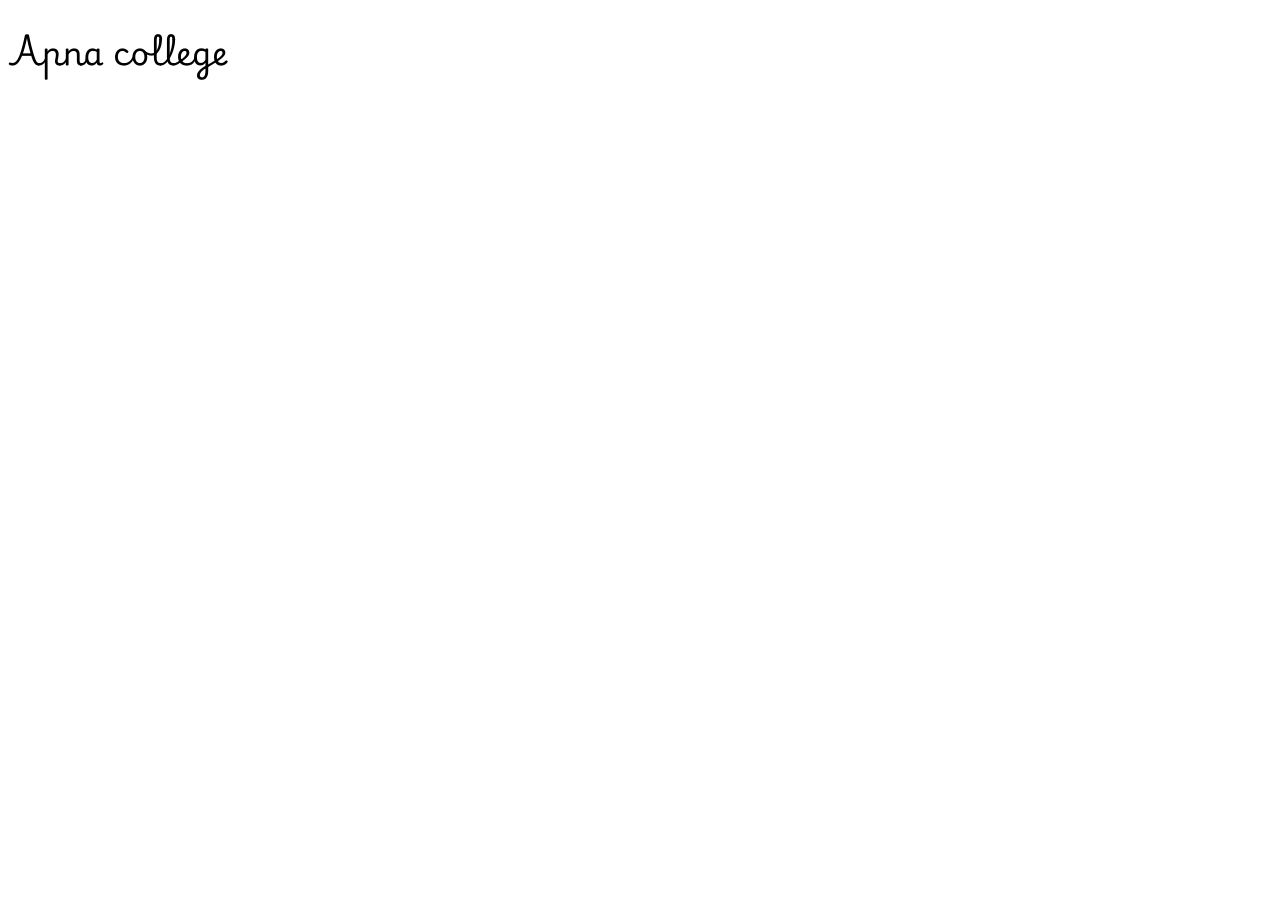
<file: mini project/google font.html>
<!DOCTYPE html>
<html lang="en">
<head>
    <meta charset="UTF-8">
    <meta name="viewport" content="width=device-width, initial-scale=1.0">
    <title>Document</title>
    <link rel="stylesheet" href="font.css">
    <link rel="preconnect" href="https://fonts.googleapis.com">
<link rel="preconnect" href="https://fonts.gstatic.com" crossorigin>
<link href="https://fonts.googleapis.com/css2?family=Playwrite+HU:wght@100..400&display=swap" rel="stylesheet">
</head>
<body>
    <h1>Apna college</h1>
</body>
</html>
</file>
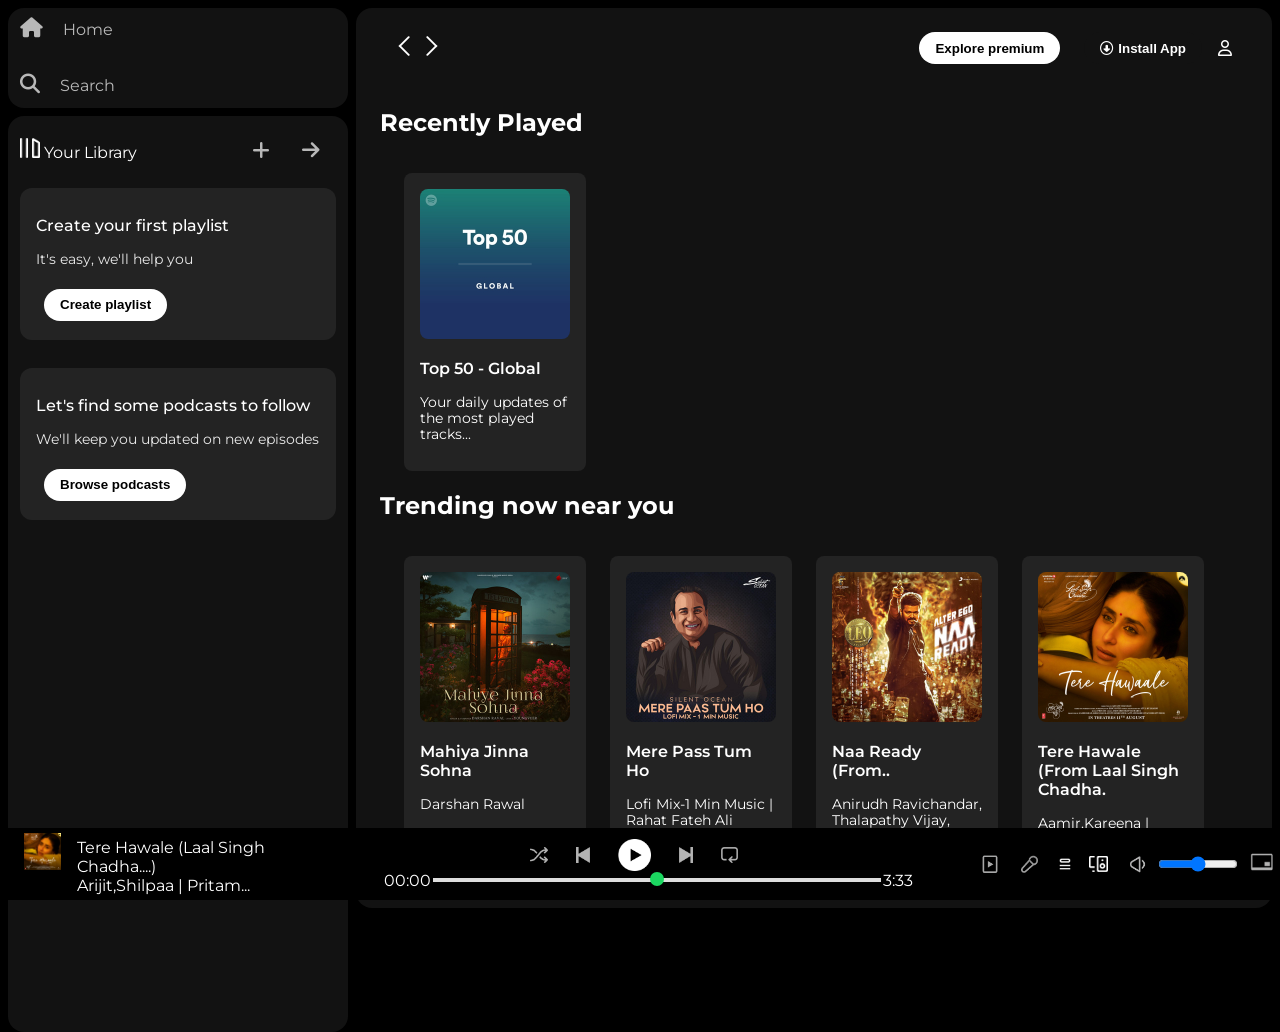
<file: spotify clone/spotify.html>
<!DOCTYPE html>
<html lang="en">
<head>
    <meta charset="UTF-8">
    <meta name="viewport" content="width=device-width, initial-scale=1.0">
    <title>Spotify - web Player: Music for everyone</title>
    <link rel="stylesheet" href="https://cdnjs.cloudflare.com/ajax/libs/font-awesome/6.6.0/css/all.min.css">
    <link rel="icon" href="./image/logo.png">
    <link rel="stylesheet" href="spotify.css">
    <link rel="preconnect" href="https://fonts.googleapis.com">
<link rel="preconnect" href="https://fonts.gstatic.com" crossorigin>
<link href="https://fonts.googleapis.com/css2?family=Montserrat:ital,wght@300;400;500;600;700&display=swap" rel="stylesheet">
</head>
<body>
    <div class="main">
        <div class="sidebar">
            <div class="nav" >
                <div class="nav-option" >
                    <i class="fa-solid fa-house"></i>
                    <a href="#">Home</a>
                </div>
                <div class="nav-option">
                    <i class="fa-solid fa-magnifying-glass"></i>
                    <a href="#">Search</a>
                </div>
            </div>
            <div class="library">
                <div class="options">
                    <div class="lib-option">
                        <img src="./image/library_icon.png" alt="">
                        <a href="#">Your Library</a>
                    </div>
                    <div class="icons">
                        <i class="fa-solid fa-plus"></i>
                        <i class="fa-solid fa-arrow-right"></i>
                     </div>
                </div>
                <div class="lib-box">
                    <div class="box">
                        <p class="box-p1">Create your first playlist</p>
                        <p class="box-p2">It's easy, we'll help you</p>
                        <button class="badge">Create playlist</button>
                    </div>
                    <div class="box">
                        <p class="box-p1">Let's find some podcasts to follow</p>
                        <p class="box-p2">We'll keep you updated on new episodes</p>
                        <button class="badge">Browse podcasts</button>
                    </div>
                </div>
            </div>
        </div>
        <div class="main-content">
            <div class="sticky-nav">
                <div class="sticky-nav-icons">
                <img src="./image/backward_icon.png">
                <img src="./image/forward_icon.png" class="hide">
                </div>
                <div class="sticky-nav-options">
                <button class="badge nav-item hide">Explore premium</button>
                <button class="badge nav-item dark-badge"><i class="fa-regular fa-circle-down" style="margin-right: 5px;"></i>Install App</button>
                <i class="fa-regular fa-user nav-item"></i>
                </div>
            </div>
            <h2>Recently Played</h2>
            <div class="cards-container">
                <div class="card">
                    <img src="./image/card1img.jpeg" class="card-img" >
                    <p class="card-title">Top 50 - Global</p>
                    <p class="card-info">Your daily updates of the most played tracks...</p>
                </div>
            </div>

            <h2>Trending now near you</h2>
            <div class="cards-container">
                <div class="card" >
                    <img src="./image/card2img.jpeg" class="card-img" >
                    <p class="card-title">Mahiya Jinna Sohna</p>
                    <p class="card-info">Darshan Rawal</p>
                </div>
                <div class="card">
                    <img src="./image/card3img.jpeg" class="card-img" >
                    <p class="card-title">Mere Pass Tum Ho</p>
                    <p class="card-info">Lofi Mix-1 Min Music | Rahat Fateh Ali Khan...</p>
                </div>
                <div class="card">
                    <img src="./image/card4img.jpeg" class="card-img" >
                    <p class="card-title">Naa Ready (From..</p>
                    <p class="card-info">Anirudh Ravichandar, Thalapathy Vijay, Atal...</p>
                </div>
                <div class="card">
                    <img src="./image/card7img.jpg" class="card-img" >
                    <p class="card-title">Tere Hawale (From Laal Singh Chadha.</p>
                    <p class="card-info">Aamir,Kareena | Arijit,Shilpaa | Pritam...</p>
                </div>
                <div class="card">
                    <img src="./image/card8img.jpg" class="card-img" >
                    <p class="card-title">Ve Kamleya - Asees Kaur</p>
                    <p class="card-info">Rocky and Rani ki prem kahani...</p>
                </div>
            </div>

            <h2>Featured Charts</h2>
            <div class="cards-container">
                <div class="card">
                    <img src="./image/card5img.jpeg" class="card-img" >
                    <p class="card-title">Top Songs - Global</p>
                    <p class="card-info">Your weekly updates of the most played tracks...</p>
                </div>
                <div class="card">
                    <img src="./image/card6img.jpeg" class="card-img" >
                    <p class="card-title">Top Songs - Global</p>
                    <p class="card-info">Your weekly updates of the most played tracks...</p>
                </div>
                <div class="card">
                    <img src="./image/card1img.jpeg" class="card-img" >
                    <p class="card-title">Top 50 - Global</p>
                    <p class="card-info">Your daily updates of the most played tracks...</p>
                </div>
            </div> 
            <div class="footer">
                <div class="line"></div>
            </div>
        </div>
        <div class="music-player">
            <div class="album">
                <img src="./image/card7img.jpg" class="album1-icon" >
                <p class="album2-icon">Tere Hawale (Laal Singh Chadha....) <br>Arijit,Shilpaa | Pritam... </p>
               
                <!-- <p class="album4">Aamir,Karena,Arijit,Pritam</p> -->

            </div>
            <div class="player">
                <div class="player-controls">
                    <img src="./image/player_icon1.png" class="player-control-icon">
                    <img src="./image/player_icon2.png" class="player-control-icon">
                    <img src="./image/player_icon3.png" class="player-control-icon" style="opacity: 1;  height: 2rem;" >
                    <img src="./image/player_icon4.png" class="player-control-icon">
                    <img src="./image/player_icon5.png" class="player-control-icon">
                </div>
                <div class="playback-bar">
                    <span class="curr-time">00:00</span>
                    <input type="range" min="0" max="100" class="progress-bar">
                    <span class="tot-time">3:33</span>
                </div>
            </div>
            <div class="control">
                  <img src="./image/controls_icon1.png" class="control-icon">
                  <img src="./image/controld_icon2.png" class="control-icon">
                  <img src="./image/controls_icon3.png" class="control-icon3">
                  <img src="./image/controls_icon4.png" class="control-icon3">
                  <img src="./image/controls_icon5.png" class="control-icon">
            
            <!-- <div class="control-bar"> -->
                <input type="range" min="0" max="100" class="sound-bar">
                <img src="./image/album_icon2.png" class="control-icon">

            </div>
            </div>
        </div>
    </div>
</body>
</html>
</file>
<file: mini project/font.css>
h1 {
  font-family: "Playwrite HU", cursive;
  font-optical-sizing: auto;
  font-weight: weight;
  font-style: normal;
}
</file>
<file: spotify clone/spotify.css>
body{
    font-family: "Montserrat", sans-serif;
    margin: 0;
    background-color: black;
    color: white;
    overflow: hidden;
}
.main{
    display: flex;
    height: 100vh;
    padding: 0.5rem;
}
.sidebar{
    background-color: #000;
    width: 340px;
    border-radius: 1rem;
    margin-right: 0.5rem; 
}
.main-content{
    background-color: #121212;
    flex: 1;
    border-radius: 1rem;
    overflow: auto;
    padding: 0 1.5rem 0 1.5rem;
}

.music-player{
    background-color: black;
    position: fixed;
    bottom: 0;
    width: 100%;
    height: 72px;
}
a{
    text-decoration: none;
    color: #fff;

}
.nav{
    background-color:#121212;
    border-radius: 1rem;
    display: flex;
    flex-direction: column;
    justify-content: center;
    height: 100px;
    padding: 0.5rem o.75rem;
}
.nav-option{
    line-height: 40px;
    opacity: 0.7;
    padding: 0.5rem 0.75rem;
}
.nav-option:hover{
    opacity: 1;
}
.nav-option i{
    font-size: 1.25rem;
}
.nav-option a{
    font-size: 1rem;
    margin-left: 1rem;
}

.library{
    background-color: #121212;
    border-radius: 1rem;
    height: 100%;
    margin-top: 0.5rem;
    padding: 0.5rem 0.75rem;
}
.options{
    display: flex;
    justify-content: space-between;
    align-items: center;
}
.lib-option img{
    height: 1.25rem;
    width: 1.25rem;
}
.icons{
    font-size: 1.25rem;
    /* opacity: 0.7;
    margin-right: 1rem; */
    display: flex;
}
.icons i{
    opacity: 0.7;
    margin: 1rem;
} 
.icons i:hover{
    opacity: 1;
}

.box{
    background-color: #232323;
    height:8rem;
    border-radius: 0.75rem;
    margin: 0.75rem 0 1.75rem 0;
    padding: 0.75rem 1rem;
}
.box-p1{
    font-size: 1rem;
    font-weight: 500;
}
.box-p2{
    font-size: 0.85rem;
    opacity: 0.9;
}
.badge{
    background-color: white;
    border: none;
    border-radius: 100px;
    padding: 0.25rem 1rem;
    font-weight: 700;
    margin: 0.5rem;
    height: 2rem;
    width: fit-content;
}
.dark-badge{
   background-color: #121212;
   color: white;
}
.sticky-nav{
    position: sticky;
    top:0;
    background-color: #121212;
    display: flex;
    justify-content: space-between;
    align-items: center;
    padding: 1rem 0 1rem 0;
    z-index: 10px;
}

.sticky-nav-icons{
    margin-left: 0.75rem;

}
.sticky-nav-options{
    display: flex;
    justify-content: center;
    align-items: center;

}
.nav-item:hover{
   font-size: 0.85rem;
}
.nav-item{
   margin-right: 1rem;
}
@media (max-width: 1000px){
    .hide{
        display: none;
    }
}

.card{
    background-color: #232323;
    width: 150px;
    border-radius: 0.5rem;
    padding: 1rem;
    margin-left: 1.5rem;
    margin-top: 1rem;
}

.cards-container{
    display: flex;
    flex-wrap: wrap;
}
.card-img{
    width: 100%;
    border-radius: 0.5rem;
}

.card-title{
    font-weight: 600;
}
.card-info{
   font-size: 0.85rem;
opacity: 0.5rem;
}
.card:hover{
    background-color: #2b2a2a;
}

.footer{
    height: 300px;
    display: flex;
    align-items: center;
    justify-content: center;
}
.line{
    width: 90%;
    height: 50%;
    border-top: 1px solid white;
    opacity: 0.4;
}

.music-player{
    display: flex;
    justify-content: space-between;
    align-items: center;
}

.album{
    width: 25%;
    display: flex;
    /* justify-content: center;
    align-items: center; */
} 

.player{
    width: 50%;
}

.control{
    width: 25%;
    display: flex;
    justify-content: center;
    align-items: center;
}

.player-controls{
    display: flex;
    justify-content: center;
    align-items: center;
}
.player-control-icon{
    height: 1rem;
    margin-right: 1.75rem;
    opacity: 0.7;
}
.player-control-icon:hover{
    opacity: 1;
}

.playback-bar{
    display: flex;
    justify-content: center;
    align-items: center;
}

.progress-bar{
    width: 70%;
    appearance: none;
    background-color: transparent;
    cursor: pointer;
} 

.progress-bar::-webkit-slider-runnable-track{
    background-color: #ddd;
    border: 100px;
    height: 0.22rem;
}

.progress-bar::-webkit-slider-thumb{
    appearance: none;
    height: 14px;
    width: 14px;
    background-color: #1bd760;
    border-radius: 50%;
    margin-top: -6px;
}

.album1-icon{
    height: 2.3rem;
    /* display: flex; */
    justify-content: center;
    margin-left: 0.2rem;
    margin: 1rem;
}
.album2-icon{
    margin-top: 1.3rem;
    margin-right: 0.3rem;
    font-size: 1rem;
}
.album3{
    font-size: 0.7rem;
    /* margin-top: 1.3rem; */
}
/* .album4{
    font-size: 0.7rem;
    margin-top: 2rem;
    

} */
.control-icon{
    height: 2.5rem;
    margin: 0.4rem;
}
.control-icon3{
    height: 1rem;
    margin: 0.5rem;

}
.sound-bar{
    width: 25%;
    cursor: pointer;
}
</file>
